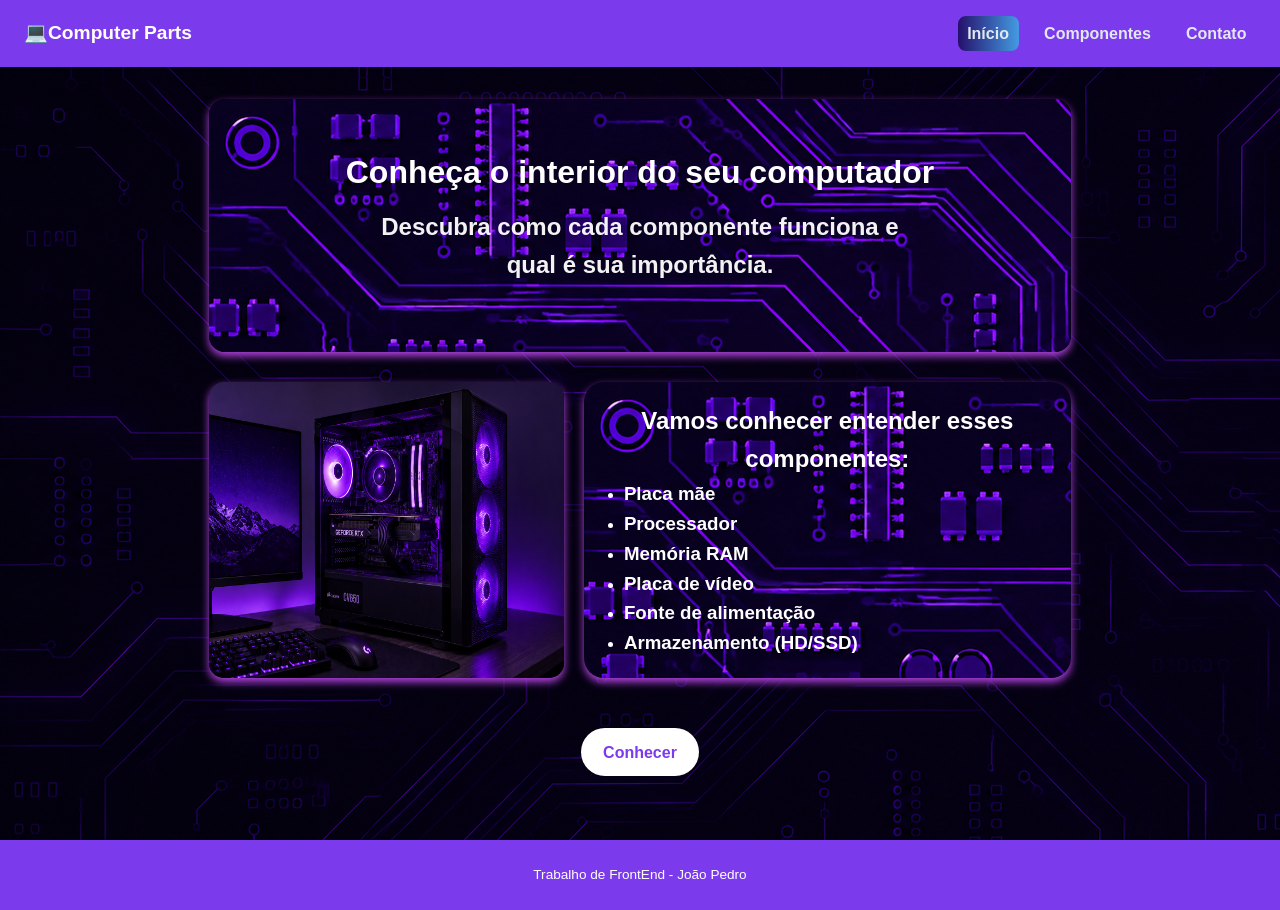
<file: index.html>
<!DOCTYPE html>
<html lang="PT-BR">
<head>
    <meta charset="UTF-8">
    <meta name="viewport" content="width=device-width, initial-scale=1.0">
    <title>Meu site</title>
    <link rel="stylesheet" href="style.css">
</head>
<body>
    <header class="topo">
        <span class="logo">💻Computer Parts</span>

        <nav class="menu">
            <a href="index.html" class="ativo">Início</a>
            <a href="sobre.html">Componentes</a>
            <a href="contato.html">Contato</a>
        </nav>
    </header>

    <main>
        <section class="hero">
            <h1>Conheça o interior do seu computador</h1>
            <h2>Descubra como cada componente funciona e qual é sua importância.</h2>
        </section>

        <section class="Inicio">
            <div class="card-pc">
                <img src="img/Setup gamer com iluminação RGB roxa.png" alt="Computador montado">
            </div>

            <div class="card-texto">
                <h2>Vamos conhecer entender esses componentes:</h2>

                <ul>
                    <li><h3>Placa mãe</h3></li>
                    <li><h3>Processador</h3></li>
                    <li><h3>Memória RAM</h3></li>
                    <li><h3>Placa de vídeo</h3></li>
                    <li><h3>Fonte de alimentação</h3></li>
                    <li><h3>Armazenamento (HD/SSD)</h3></li>
                </ul>
            </div>
        </section>

        <section class="link">
            <div class="card-link">
                <a href="sobre.html" class="botao">Conhecer</a>
            </div>
        </section>
    </main>

    <footer class="rodape">
        <p>Trabalho de FrontEnd - João Pedro</p>
    </footer>
</body>
</html>
</file>
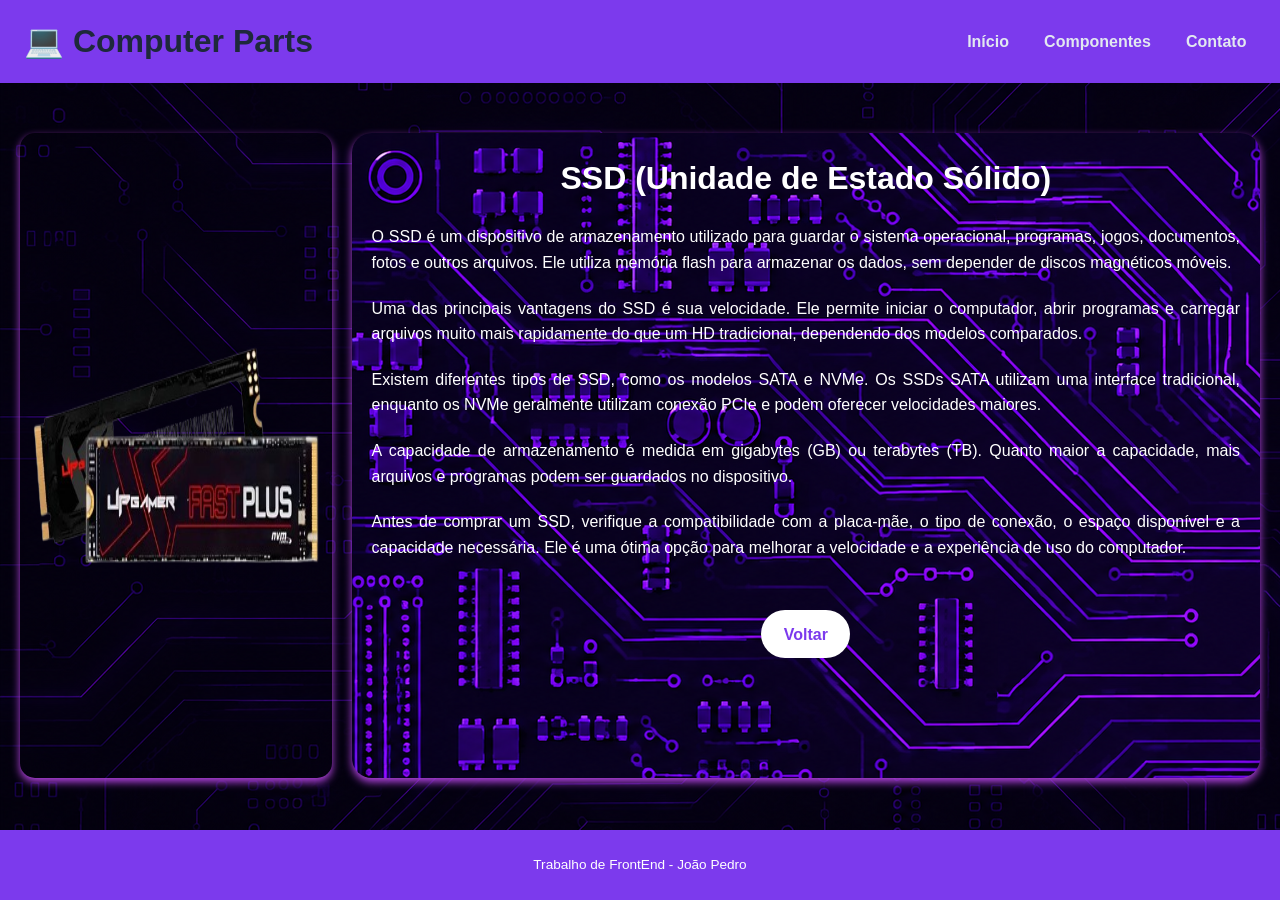
<file: armazenamento.html>
<!DOCTYPE html>
<html lang="pt-BR">
<head>
    <meta charset="UTF-8">
    <meta name="viewport" content="width=device-width, initial-scale=1.0">
    <title>SSD - Computer Parts</title>
    <link rel="stylesheet" href="style.css">
</head>
<body>

    <header class="topo">
        <h1>💻 Computer Parts</h1>

        <nav class="menu">
            <a href="index.html">Início</a>
            <a href="sobre.html">Componentes</a>
            <a href="contato.html">Contato</a>
        </nav>
    </header>

    <main class="detalhes-componente">

        <div class="card-imagem">
            <img src="img/MME.png" alt="SSD de computador">
        </div>

        <div class="card-explicacao">
            <h1>SSD (Unidade de Estado Sólido)</h1>

            <p>
                O SSD é um dispositivo de armazenamento utilizado para
                guardar o sistema operacional, programas, jogos,
                documentos, fotos e outros arquivos. Ele utiliza memória
                flash para armazenar os dados, sem depender de discos
                magnéticos móveis.
            </p>

            <p>
                Uma das principais vantagens do SSD é sua velocidade.
                Ele permite iniciar o computador, abrir programas e
                carregar arquivos muito mais rapidamente do que um HD
                tradicional, dependendo dos modelos comparados.
            </p>

            <p>
                Existem diferentes tipos de SSD, como os modelos SATA
                e NVMe. Os SSDs SATA utilizam uma interface tradicional,
                enquanto os NVMe geralmente utilizam conexão PCIe e
                podem oferecer velocidades maiores.
            </p>

            <p>
                A capacidade de armazenamento é medida em gigabytes (GB)
                ou terabytes (TB). Quanto maior a capacidade, mais
                arquivos e programas podem ser guardados no dispositivo.
            </p>

            <p>
                Antes de comprar um SSD, verifique a compatibilidade
                com a placa-mãe, o tipo de conexão, o espaço disponível
                e a capacidade necessária. Ele é uma ótima opção para
                melhorar a velocidade e a experiência de uso do computador.
            </p>

            <section class="link">
                <div class="card-link">
                <a href="sobre.html" class="botao">Voltar</a>
                </div>
            </section>
        </div>
    </main>

    <footer class="rodape">
        <p>Trabalho de FrontEnd - João Pedro</p>
    </footer>

</body>
</html>
</file>
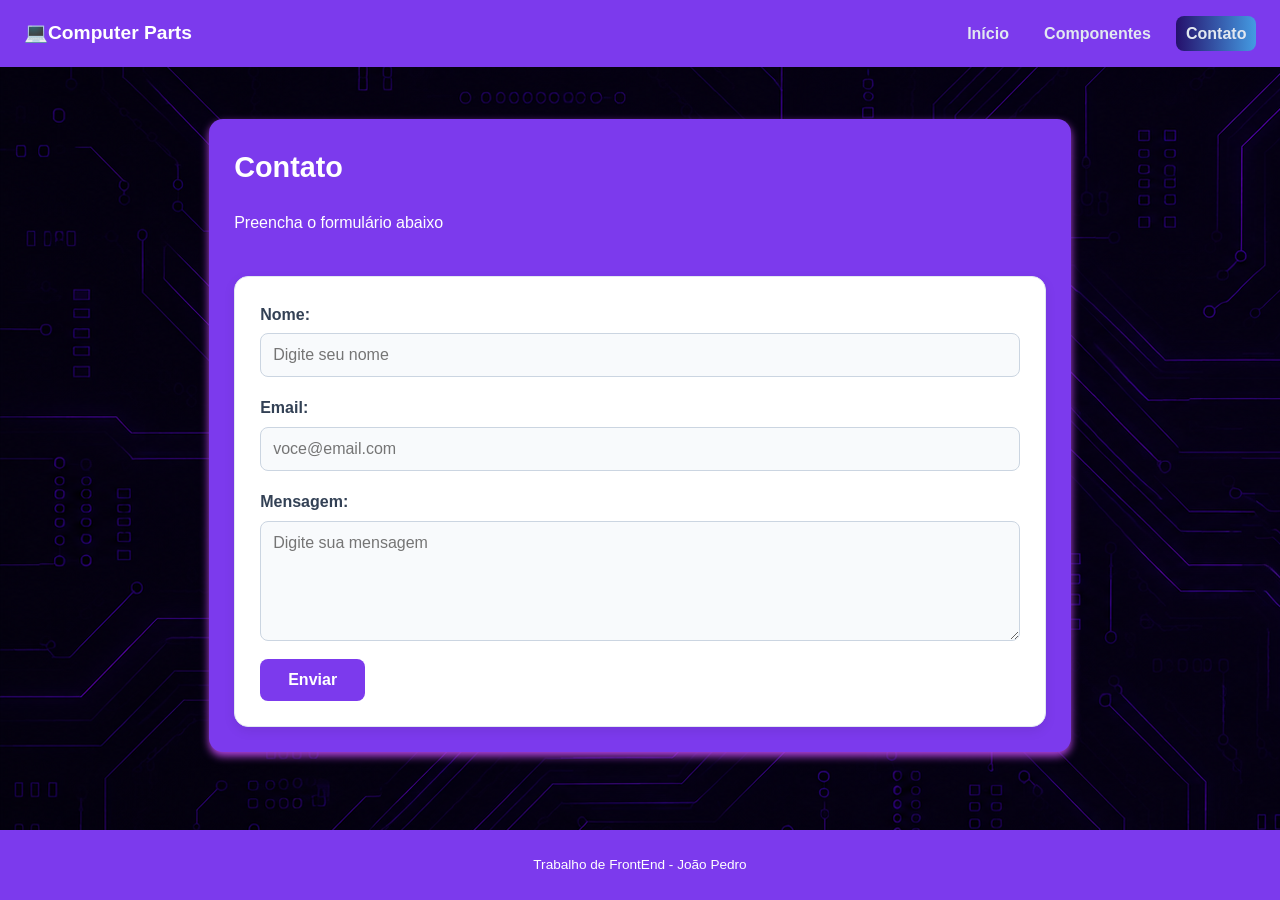
<file: contato.html>
<!DOCTYPE html>
<html lang="pt-BR">
<head>
    <meta charset="UTF-8">
    <meta name="viewport" content="width=device-width, initial-scale=1.0">
    <title>Contato</title>
    <link rel="stylesheet" href="style.css">
</head>
<body>

    <header class="topo">
        <span class="logo">💻Computer Parts</span>

        <nav class="menu">
            <a href="index.html">Início</a>
            <a href="sobre.html">Componentes</a>
            <a href="contato.html" class="ativo">Contato</a>
        </nav>
    </header>

    <main>
        <section class="formulário">
            <h1>Contato</h1>
            <p>Preencha o formulário abaixo</p>

            <form class="form" action="#">
                <div class="campo">
                    <label for="nome">Nome:</label>
                    <input type="text" id="nome" name="nome"
                        placeholder="Digite seu nome">
                </div>

                <div class="campo">
                    <label for="email">Email:</label>
                    <input type="email" id="email" name="email"
                        placeholder="voce@email.com">
                </div>

                <div class="campo">
                    <label for="msg">Mensagem:</label>
                    <textarea name="msg" id="msg" rows="4"
                        placeholder="Digite sua mensagem"></textarea>
                </div>

                <button type="submit" class="botao">Enviar</button>
            </form>
        </section>
    </main>

    <footer class="rodape">
        <p>Trabalho de FrontEnd - João Pedro</p>
    </footer>

</body>
</html>
</file>
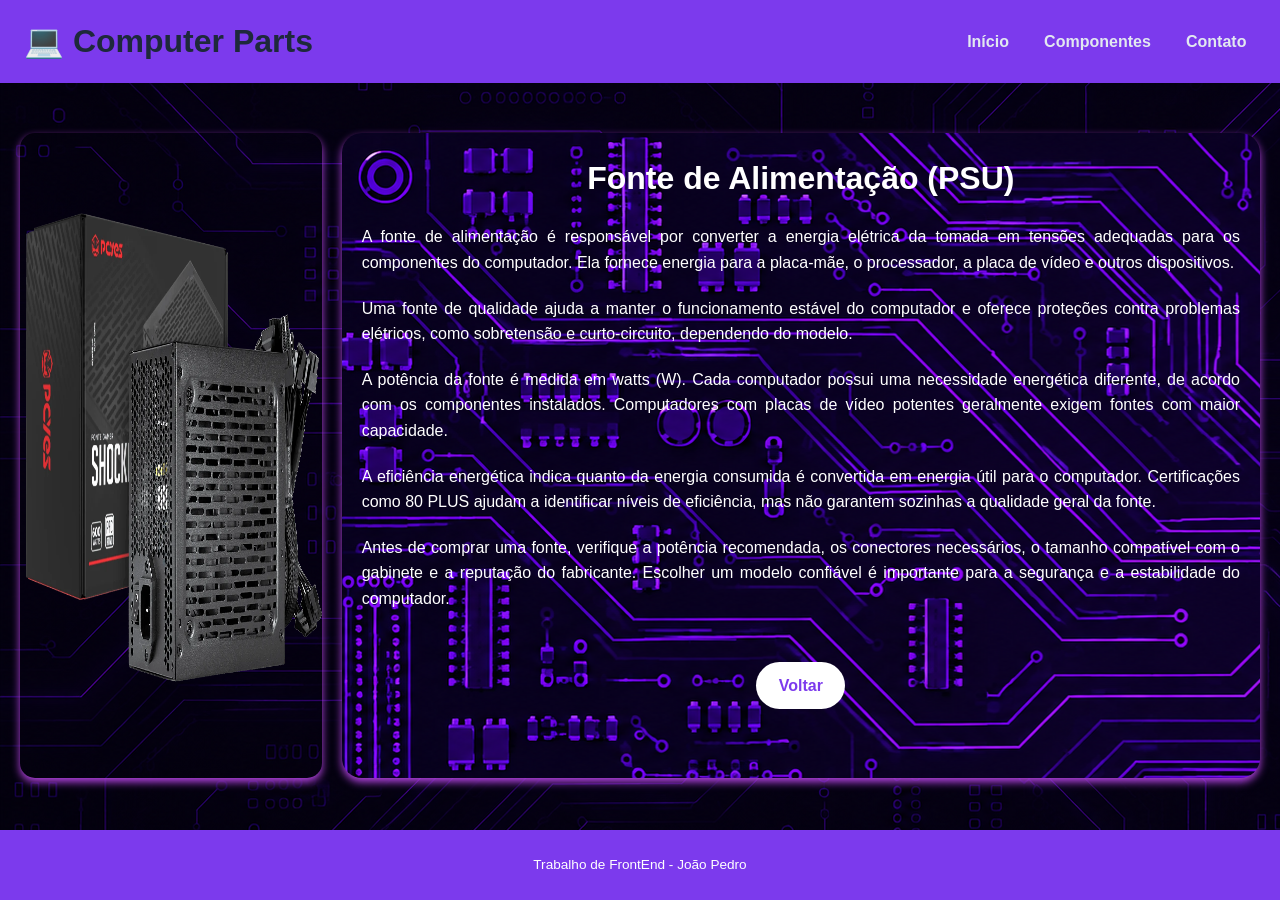
<file: fonte.html>
<!DOCTYPE html>
<html lang="pt-BR">
<head>
    <meta charset="UTF-8">
    <meta name="viewport" content="width=device-width, initial-scale=1.0">
    <title>Fonte de Alimentação - Computer Parts</title>
    <link rel="stylesheet" href="style.css">
</head>
<body>

    <header class="topo">
        <h1>💻 Computer Parts</h1>

        <nav class="menu">
            <a href="index.html">Início</a>
            <a href="sobre.html">Componentes</a>
            <a href="contato.html">Contato</a>
        </nav>
    </header>

    <main class="detalhes-componente">

        <div class="card-imagem">
            <img src="img/Fonte.webp" alt="Fonte de alimentação de computador">
        </div>

        <div class="card-explicacao">
            <h1>Fonte de Alimentação (PSU)</h1>

            <p>
                A fonte de alimentação é responsável por converter a
                energia elétrica da tomada em tensões adequadas para
                os componentes do computador. Ela fornece energia para
                a placa-mãe, o processador, a placa de vídeo e outros
                dispositivos.
            </p>

            <p>
                Uma fonte de qualidade ajuda a manter o funcionamento
                estável do computador e oferece proteções contra
                problemas elétricos, como sobretensão e curto-circuito,
                dependendo do modelo.
            </p>

            <p>
                A potência da fonte é medida em watts (W). Cada
                computador possui uma necessidade energética diferente,
                de acordo com os componentes instalados. Computadores
                com placas de vídeo potentes geralmente exigem fontes
                com maior capacidade.
            </p>

            <p>
                A eficiência energética indica quanto da energia
                consumida é convertida em energia útil para o computador.
                Certificações como 80 PLUS ajudam a identificar níveis
                de eficiência, mas não garantem sozinhas a qualidade
                geral da fonte.
            </p>

            <p>
                Antes de comprar uma fonte, verifique a potência
                recomendada, os conectores necessários, o tamanho
                compatível com o gabinete e a reputação do fabricante.
                Escolher um modelo confiável é importante para a
                segurança e a estabilidade do computador.
            </p>

            <section class="link">
                <div class="card-link">
                <a href="sobre.html" class="botao">Voltar</a>
            </div>
        </section>
        </div>
    </main>

    <footer class="rodape">
        <p>Trabalho de FrontEnd - João Pedro</p>
    </footer>

</body>
</html>
</file>
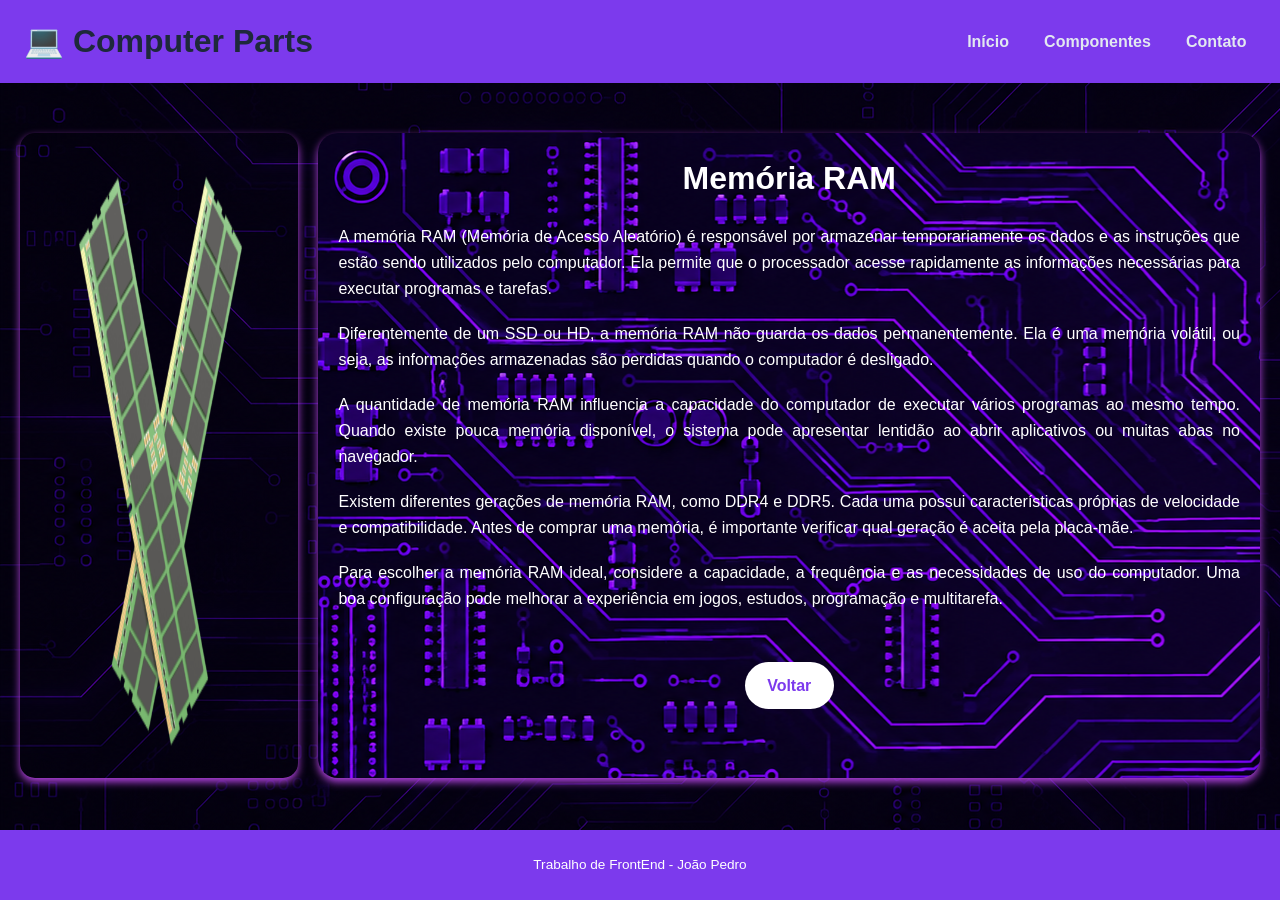
<file: memoria-ram.html>
<!DOCTYPE html>
<html lang="pt-BR">
<head>
    <meta charset="UTF-8">
    <meta name="viewport" content="width=device-width, initial-scale=1.0">
    <title>Memória RAM - Computer Parts</title>
    <link rel="stylesheet" href="style.css">
</head>
<body>

    <header class="topo">
        <h1>💻 Computer Parts</h1>

        <nav class="menu">
            <a href="index.html">Início</a>
            <a href="sobre.html">Componentes</a>
            <a href="contato.html">Contato</a>
        </nav>
    </header>

    <main class="detalhes-componente">

        <div class="card-pc">
            <img src="img/MEMORIA.png" alt="Memória RAM de computador">
        </div>

        <div class="card-explicacao">
            <h1>Memória RAM</h1>

            <p>
                A memória RAM (Memória de Acesso Aleatório) é responsável
                por armazenar temporariamente os dados e as instruções
                que estão sendo utilizados pelo computador. Ela permite
                que o processador acesse rapidamente as informações
                necessárias para executar programas e tarefas.
            </p>

            <p>
                Diferentemente de um SSD ou HD, a memória RAM não guarda
                os dados permanentemente. Ela é uma memória volátil,
                ou seja, as informações armazenadas são perdidas quando
                o computador é desligado.
            </p>

            <p>
                A quantidade de memória RAM influencia a capacidade do
                computador de executar vários programas ao mesmo tempo.
                Quando existe pouca memória disponível, o sistema pode
                apresentar lentidão ao abrir aplicativos ou muitas
                abas no navegador.
            </p>

            <p>
                Existem diferentes gerações de memória RAM, como DDR4
                e DDR5. Cada uma possui características próprias de
                velocidade e compatibilidade. Antes de comprar uma
                memória, é importante verificar qual geração é aceita
                pela placa-mãe.
            </p>

            <p>
                Para escolher a memória RAM ideal, considere a capacidade,
                a frequência e as necessidades de uso do computador.
                Uma boa configuração pode melhorar a experiência em
                jogos, estudos, programação e multitarefa.
            </p>

            <section class="link">
                <div class="card-link">
                <a href="sobre.html" class="botao">Voltar</a>
            </div>
            </section>
        </div>
    </main>

    <footer class="rodape">
        <p>Trabalho de FrontEnd - João Pedro</p>
    </footer>

</body>
</html>
</file>
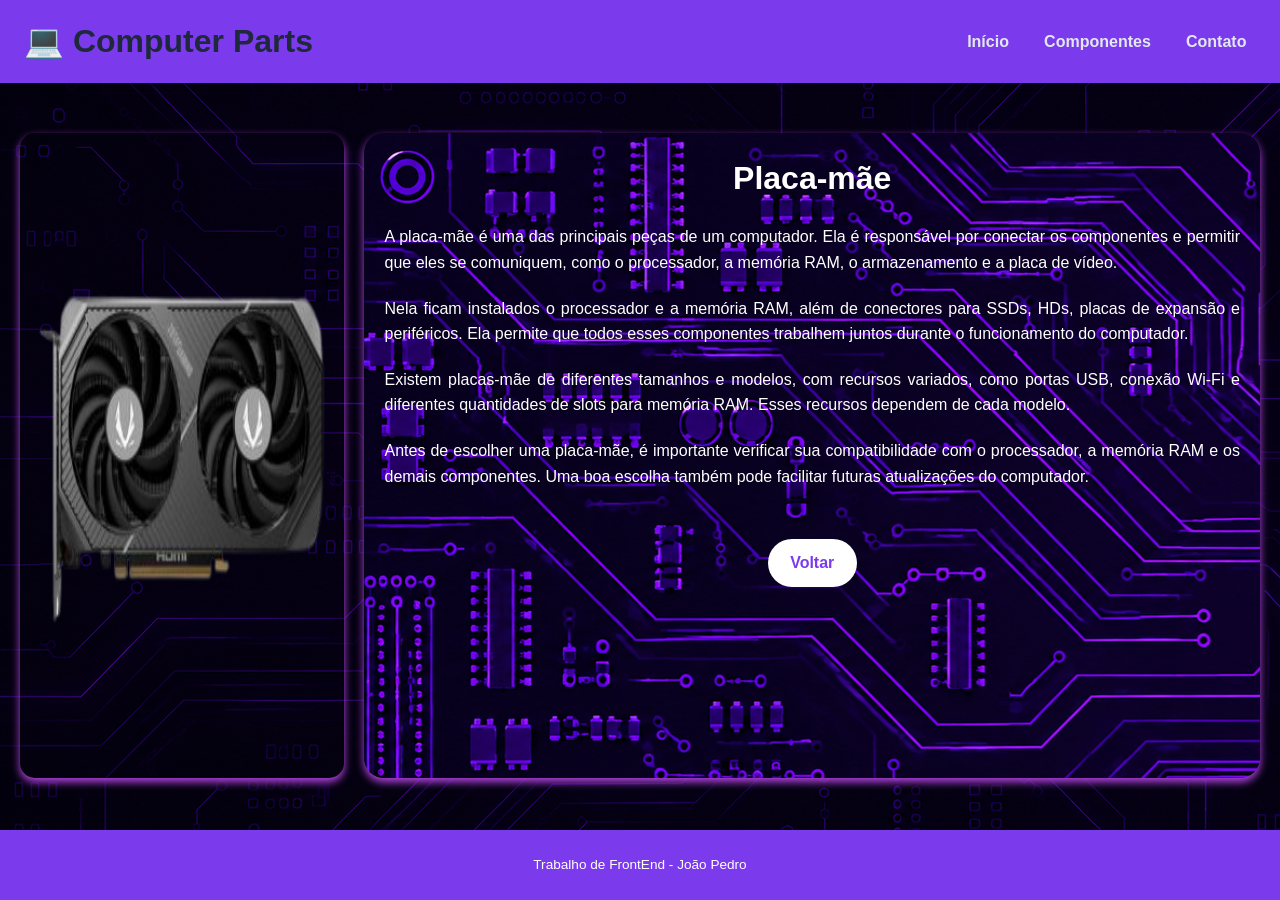
<file: placa-de-video.html>
<!DOCTYPE html>
<html lang="pt-BR">
<head>
    <meta charset="UTF-8">
    <meta name="viewport" content="width=device-width, initial-scale=1.0">
    <title>Placa-mãe - Computer Parts</title>
    <link rel="stylesheet" href="style.css">
</head>
<body>

    <header class="topo">
        <h1>💻 Computer Parts</h1>

        <nav class="menu">
            <a href="index.html">Início</a>
            <a href="sobre.html">Componentes</a>
            <a href="contato.html">Contato</a>
        </nav>
    </header>

    <main class="detalhes-componente">

        <div class="card-imagem">
            <img src="img/PL.png" alt="Placa-mãe de computador">
        </div>

        <div class="card-explicacao">
            <h1>Placa-mãe</h1>

            <p>
                A placa-mãe é uma das principais peças de um computador.
                Ela é responsável por conectar os componentes e permitir
                que eles se comuniquem, como o processador, a memória RAM,
                o armazenamento e a placa de vídeo.
            </p>

            <p>
                Nela ficam instalados o processador e a memória RAM,
                além de conectores para SSDs, HDs, placas de expansão
                e periféricos. Ela permite que todos esses componentes
                trabalhem juntos durante o funcionamento do computador.
            </p>

            <p>
                Existem placas-mãe de diferentes tamanhos e modelos,
                com recursos variados, como portas USB, conexão Wi-Fi
                e diferentes quantidades de slots para memória RAM.
                Esses recursos dependem de cada modelo.
            </p>

            <p>
                Antes de escolher uma placa-mãe, é importante verificar
                sua compatibilidade com o processador, a memória RAM
                e os demais componentes. Uma boa escolha também pode
                facilitar futuras atualizações do computador.
            </p>

            <section class="link">
                <div class="card-link">
                <a href="sobre.html" class="botao">Voltar</a>
                </div>
            </section>
        </div>
    </main>

    <footer class="rodape">
        <p>Trabalho de FrontEnd - João Pedro</p>
    </footer>

</body>
</html>
</file>
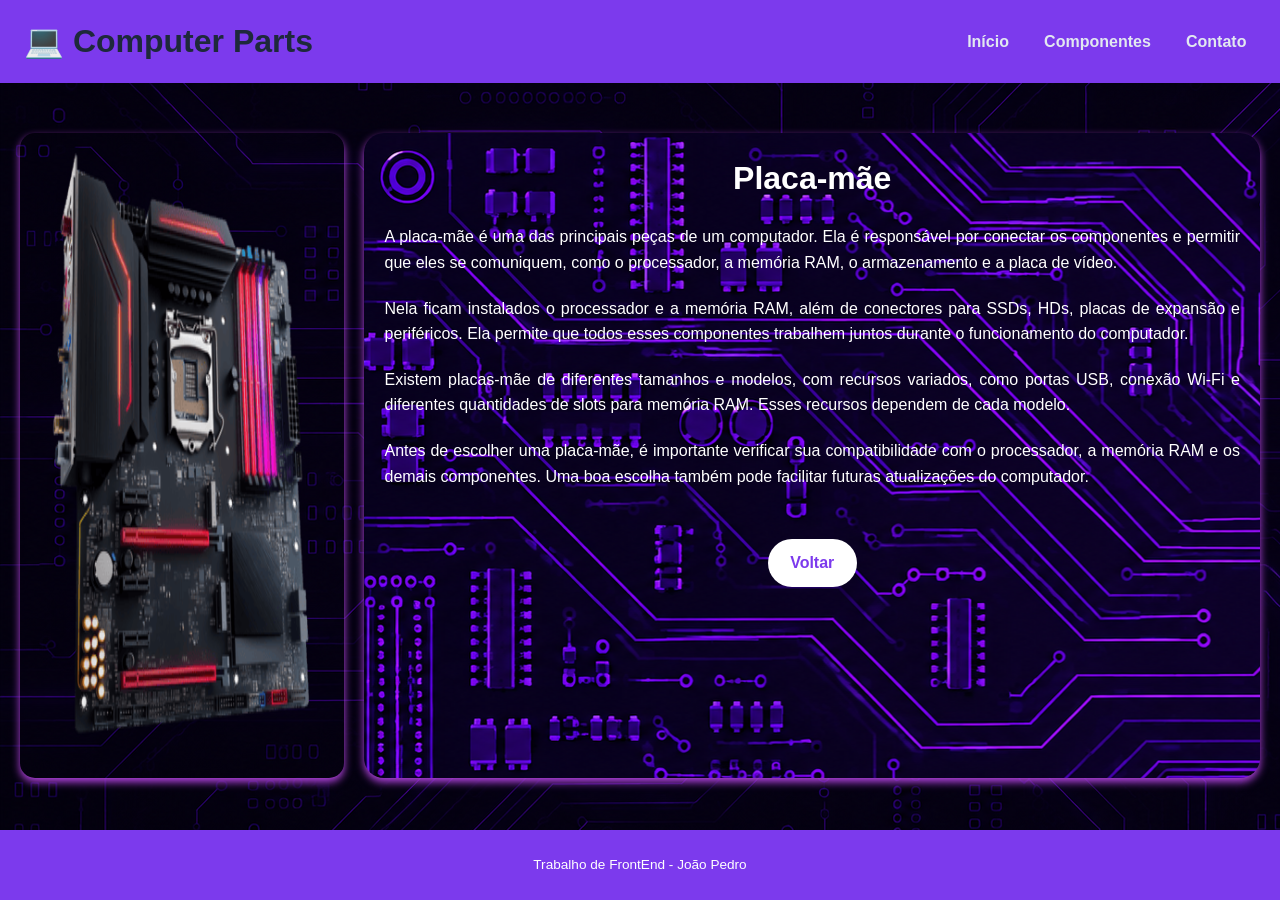
<file: placa-mae.html>
<!DOCTYPE html>
<html lang="pt-BR">
<head>
    <meta charset="UTF-8">
    <meta name="viewport" content="width=device-width, initial-scale=1.0">
    <title>Placa-mãe - Computer Parts</title>
    <link rel="stylesheet" href="style.css">
</head>
<body>

    <header class="topo">
        <h1>💻 Computer Parts</h1>

        <nav class="menu">
            <a href="index.html">Início</a>
            <a href="sobre.html">Componentes</a>
            <a href="contato.html">Contato</a>
        </nav>
    </header>

    <main class="detalhes-componente">

        <div class="card-imagem">
            <img src="img/PLACA.png" alt="Placa-mãe de computador">
        </div>

        <div class="card-explicacao">
            <h1>Placa-mãe</h1>

            <p>
                A placa-mãe é uma das principais peças de um computador.
                Ela é responsável por conectar os componentes e permitir
                que eles se comuniquem, como o processador, a memória RAM,
                o armazenamento e a placa de vídeo.
            </p>

            <p>
                Nela ficam instalados o processador e a memória RAM,
                além de conectores para SSDs, HDs, placas de expansão
                e periféricos. Ela permite que todos esses componentes
                trabalhem juntos durante o funcionamento do computador.
            </p>

            <p>
                Existem placas-mãe de diferentes tamanhos e modelos,
                com recursos variados, como portas USB, conexão Wi-Fi
                e diferentes quantidades de slots para memória RAM.
                Esses recursos dependem de cada modelo.
            </p>

            <p>
                Antes de escolher uma placa-mãe, é importante verificar
                sua compatibilidade com o processador, a memória RAM
                e os demais componentes. Uma boa escolha também pode
                facilitar futuras atualizações do computador.
            </p>

            <section class="link">
                <div class="card-link">
                <a href="sobre.html" class="botao">Voltar</a>
                </div>
            </section>
        </div>
    </main>

    <footer class="rodape">
        <p>Trabalho de FrontEnd - João Pedro</p>
    </footer>

</body>
</html>
</file>
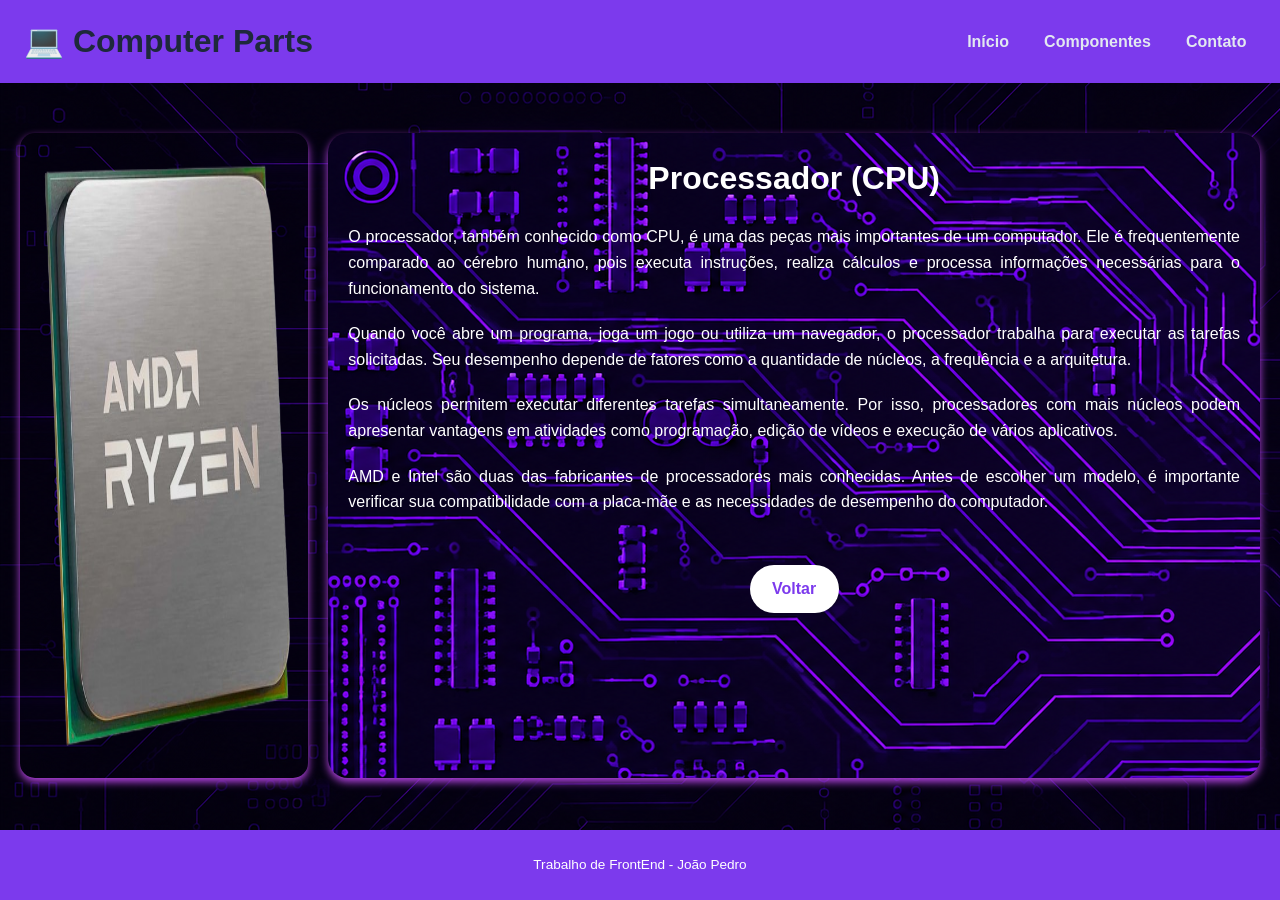
<file: processador.html>
<!DOCTYPE html>
<html lang="pt-BR">
<head>
    <meta charset="UTF-8">
    <meta name="viewport" content="width=device-width, initial-scale=1.0">
    <title>Processador - Computer Parts</title>
    <link rel="stylesheet" href="style.css">
</head>
<body>

    <header class="topo">
        <h1>💻 Computer Parts</h1>

        <nav class="menu">
            <a href="index.html">Início</a>
            <a href="sobre.html">Componentes</a>
            <a href="contato.html">Contato</a>
        </nav>
    </header>

    <main class="detalhes-componente">

        <div class="card-imagem">
            <img src="img/PRO.png" alt="Processador de computador">
        </div>

        <div class="card-explicacao">
            <h1>Processador (CPU)</h1>

            <p>
                O processador, também conhecido como CPU,
                é uma das peças mais importantes de um computador.
                Ele é frequentemente comparado ao cérebro humano,
                pois executa instruções, realiza cálculos e
                processa informações necessárias para o
                funcionamento do sistema.
            </p>

            <p>
                Quando você abre um programa, joga um jogo ou
                utiliza um navegador, o processador trabalha
                para executar as tarefas solicitadas. Seu
                desempenho depende de fatores como a quantidade
                de núcleos, a frequência e a arquitetura.
            </p>

            <p>
                Os núcleos permitem executar diferentes tarefas
                simultaneamente. Por isso, processadores com
                mais núcleos podem apresentar vantagens em
                atividades como programação, edição de vídeos
                e execução de vários aplicativos.
            </p>

            <p>
                AMD e Intel são duas das fabricantes de
                processadores mais conhecidas. Antes de escolher
                um modelo, é importante verificar sua
                compatibilidade com a placa-mãe e as necessidades
                de desempenho do computador.
            </p>

            <section class="link">
                <div class="card-link">
                <a href="sobre.html" class="botao">Voltar</a>
            </div>
            </section>
        </div>
    </main>

    <footer class="rodape">
        <p>Trabalho de FrontEnd - João Pedro</p>
    </footer>

</body>
</html>
</file>
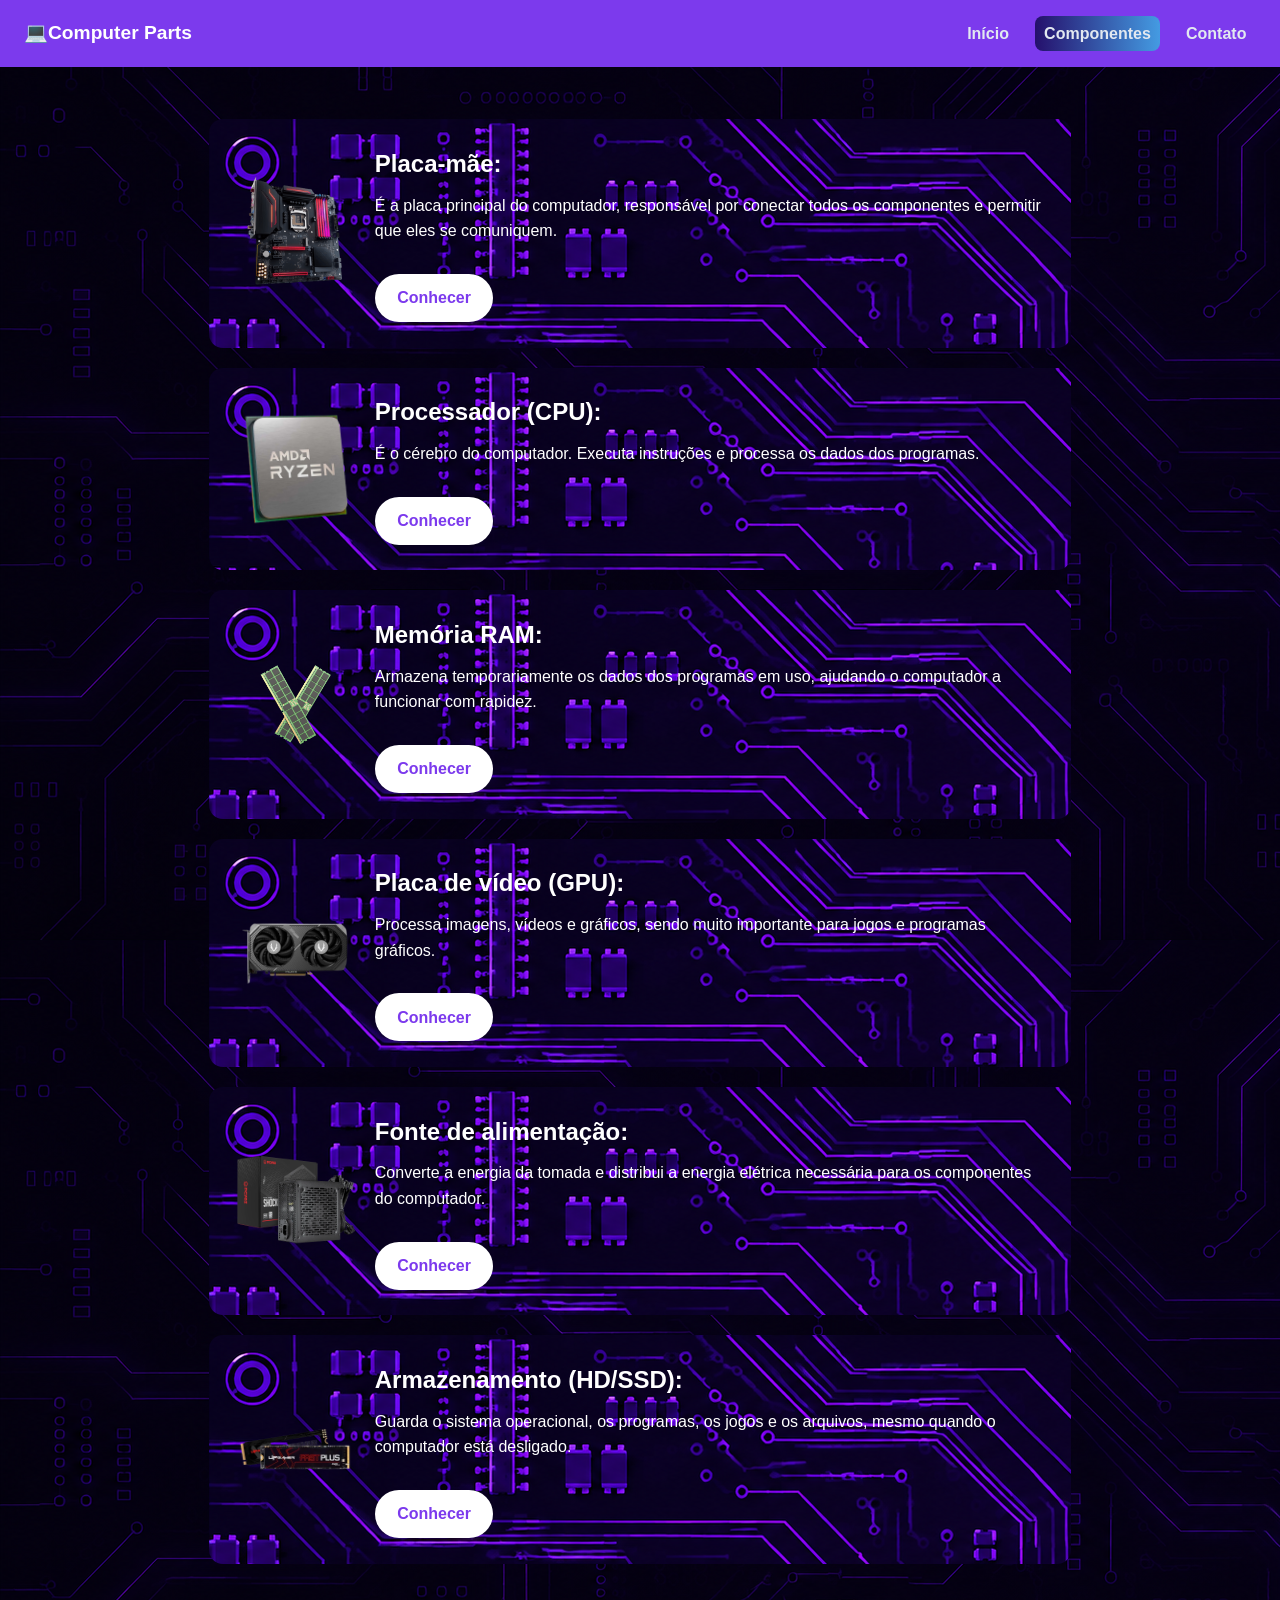
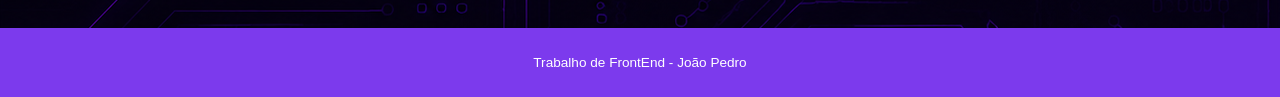
<file: sobre.html>
<!DOCTYPE html>
<html lang="pt-BR">
<head>
    <meta charset="UTF-8">
    <meta name="viewport" content="width=device-width, initial-scale=1.0">
    <title>Sobre</title>
    <link rel="stylesheet" href="style.css">
</head>
<body>

    <header class="topo">
        <span class="logo">💻Computer Parts</span>

        <nav class="menu">
            <a href="index.html">Início</a>
            <a href="sobre.html" class="ativo">Componentes</a>
            <a href="contato.html">Contato</a>
        </nav>
    </header>

    <main>

        <section class="conteudo">
            <img src="img/PLACA.png" alt="Placa-mãe">
            <div>
                <h1>Placa-mãe:</h1>
                <p>É a placa principal do computador, responsável por conectar todos os componentes e permitir que eles se comuniquem.</p>
                <a href="placa-mae.html" class="botao">Conhecer</a>
            </div>
        </section>

        <section class="conteudo">
            <img src="img/PRO.png" alt="Processador">
            <div>
                <h1>Processador (CPU):</h1>
                <p>É o cérebro do computador. Executa instruções e processa os dados dos programas.</p>
                <a href="processador.html" class="botao">Conhecer</a>
            </div>
        </section>

        <section class="conteudo">
            <img src="img/MEMORIA.png" alt="Memória RAM">
            <div>
                <h1>Memória RAM:</h1>
                <p>Armazena temporariamente os dados dos programas em uso, ajudando o computador a funcionar com rapidez.</p>
                <a href="memoria-ram.html" class="botao">Conhecer</a>
            </div>
        </section>

        <section class="conteudo">
            <img src="img/PL.png" alt="Placa de vídeo">
            <div>
                <h1>Placa de vídeo (GPU):</h1>
                <p>Processa imagens, vídeos e gráficos, sendo muito importante para jogos e programas gráficos.</p>
                <a href="placa-de-video.html" class="botao">Conhecer</a>
            </div>
        </section>

        <section class="conteudo">
            <img src="img/Fonte.webp" alt="Fonte de alimentação">
            <div>
                <h1>Fonte de alimentação:</h1>
                <p>Converte a energia da tomada e distribui a energia elétrica necessária para os componentes do computador.</p>
                <a href="fonte.html" class="botao">Conhecer</a>
            </div>
        </section>

        <section class="conteudo">
            <img src="img/MME.png" alt="Armazenamento SSD">
            <div>
                <h1>Armazenamento (HD/SSD):</h1>
                <p>Guarda o sistema operacional, os programas, os jogos e os arquivos, mesmo quando o computador está desligado.</p>
                <a href="armazenamento.html" class="botao">Conhecer</a>
            </div>
        </section>

    </main>

    <footer class="rodape">
        <p>Trabalho de FrontEnd - João Pedro</p>
    </footer>

</body>
</html>
</file>
<file: style.css>
* {
    margin: 0;
    padding: 0;
    box-sizing: border-box;
}

body {
    font-family: 'Segoe UI', Tahoma, Geneva, Verdana, sans-serif;
    display: flex;
    color: #1e293b;
    background-image: url("img/fundo.png");
    line-height: 1.6;
    flex-direction: column;
    min-height: 100vh;
}

/* --- Menu Topo --- */

.topo {
    display: flex;
    align-items: center;
    justify-content: space-between;
    flex-wrap: wrap;
    gap: 0.5rem;
    background-color: #7c3aed;
    padding: 1rem 1.5rem;
}

.logo {
    color: #ffffff;
    font-weight: 800;
    font-size: 1.2rem;
}

.menu {
    display: flex;
    gap: 1rem;
}

.menu a {
    color: #e2e8f0;
    text-decoration: none;
    font-weight: 600;
    padding: 0.3rem 0.6rem;
    border-radius: 8px;
}

.menu a:hover {
    background: #334155;
}

.menu a.ativo {
    background: linear-gradient(90deg, #25106c, #449be2);
}

/* --- Conteúdo Principal --- */

main {
    max-width: 900px;
    width: 100%;
    margin: 0 auto;
    padding: 2rem 1.2rem;
    flex: 1;
}

/* --- Banner Inicial --- */

.hero {
    background-image: url("img/chipset.png");
    text-align: center;
    padding: 3rem 1rem;
    border-radius: 16px;
    box-shadow: 0 4px 8px rgba(182, 68, 228, 1);
}

.hero h1 {
    font-size: 2rem;
    margin-bottom: 0.6rem;
    color: #fff;
}

.hero h2 {
    max-width: 520px;
    margin: 0 auto 1.2rem;
    opacity: 0.95;
    color: #fff;
}

/* --- Botões --- */

.botao {
    display: inline-block;
    background: #fff;
    color: #7c3aed;
    font-weight: 700;
    text-decoration: none;
    padding: 0.7rem 1.4rem;
    border-radius: 50px;
    border: none;
    cursor: pointer;
    margin-top: 30px;
}

.botao:hover {
    transform: scale(1.05);
}

/* --- Cards --- */

.cards {
    display: flex;
    gap: 1rem;
    flex-wrap: wrap;
    margin-top: 2rem;
}

.card {
    flex: 1 1 220px;
    background: #fff;
    border: 1px solid #e2e8f0;
    border-radius: 14px;
    padding: 1.3rem;
    box-shadow: 0 6px 18px rgba(0, 0, 0, 0.05);
}

.card h2 {
    margin-bottom: 0.4rem;
    font-size: 1.1rem;
}

/* --- Componentes --- */

.conteudo {
    border-radius: 14px;
    padding: 1.6rem;
    margin-top: 20px;
    display: flex;
    align-items: center;
    gap: 20px;
    background-image: url("img/chipset.png");
}

.conteudo:hover {
    transform: scale(1.02);
}

.conteudo h1 {
    margin-bottom: 0.6rem;
    color: #fff;
}

.conteudo h2 {
    margin: 1rem 0 0 0.4rem;
    color: #fff;
}

.conteudo p {
    color: #fff;
}

.conteudo ul {
    margin-left: 1.2rem;
}

.conteudo img {
    width: 120px;
    height: 120px;
    object-fit: contain;
    flex-shrink: 0;
    margin-left: 0;
    border-radius: 10px;
}

/* --- Formulário de Contato --- */

.formulário {
    display: flex;
    flex-direction: column;
    gap: 20px;
    margin-top: 20px;
    background-color: #7c3aed;
    padding: 25px;
    border-radius: 14px;
    box-shadow: 0 4px 8px rgba(182, 68, 228, 1);
}

.formulário h1 {
    font-size: 1.8rem;
    color: #fff;
}

.formulário p {
    color: #fff;
}

.form {
    display: flex;
    flex-direction: column;
    gap: 18px;
    margin-top: 20px;
    padding: 25px;
    background-color: #ffffff;
    border-radius: 14px;
    border: 1px solid #e2e8f0;
    box-shadow: 0 4px 12px rgba(0, 0, 0, 0.08);
}

.campo {
    display: flex;
    flex-direction: column;
    gap: 6px;
}

.campo label {
    font-weight: 600;
    color: #334155;
}

.campo input,
.campo textarea {
    width: 100%;
    padding: 12px;
    font-family: inherit;
    font-size: 1rem;
    color: #1e293b;
    background-color: #f8fafc;
    border: 1px solid #cbd5e1;
    border-radius: 8px;
    outline: none;
    transition: border-color 0.2s, box-shadow 0.2s;
}

.campo input:focus,
.campo textarea:focus {
    border-color: #7c3aed;
    box-shadow: 0 0 0 3px rgba(124, 58, 237, 0.15);
}

.campo textarea {
    resize: vertical;
    min-height: 120px;
}

.form .botao {
    align-self: flex-start;
    margin-top: 0;
    padding: 12px 28px;
    background-color: #7c3aed;
    color: #ffffff;
    border-radius: 8px;
    font-size: 1rem;
    transition: background-color 0.2s;
}

.form .botao:hover {
    background-color: #6d28d9;
    transform: none;
}

/* --- Rodapé --- */

.rodape {
    text-align: center;
    padding: 1.5rem;
    color: #64748b;
    font-size: 0.85rem;
    margin-top: 2rem;
    background-color: #7c3aed;
}

.rodape p {
    color: #fff;
}

/* --- Página Inicial --- */

.Inicio {
    display: flex;
    padding: 0;
    gap: 20px;
    margin-top: 30px;
}

.card-pc {
    width: 50%;
    overflow: hidden;
    border-radius: 15px;
    box-shadow: 0 4px 8px rgba(182, 68, 228, 1);
}

.card-pc img {
    width: 100%;
    height: 100%;
    display: block;
}

.card-texto {
    background-image: url("img/chipset.png");
    text-align: center;
    padding: 20px;
    background-color: #7a58ca;
    border-radius: 20px;
    color: white;
    box-shadow: 0 4px 8px rgba(182, 68, 228, 1);
}

.card-texto ul {
    text-align: left;
    margin-left: 20px;
}

.card-link {
    display: flex;
    justify-content: center;
    margin-top: 20px;
    width: 100%;
}

/* --- Ajustes para Celulares --- */

@media (max-width: 600px) {
    .hero h1 {
        font-size: 1.5rem;
    }

    .menu {
        width: 100%;
        justify-content: center;
    }

    .conteudo {
        padding: 1rem;
        flex-direction: column;
        align-items: stretch;
    }

    main .conteudo:has(.form) {
        padding: 1rem;
    }

    .form {
        padding: 16px;
    }

    .form .botao {
        width: 100%;
    }
}
/* --- Paginas dos componentes --- */

.detalhes-componente {
    display: flex;
    padding: 20px;
    gap: 20px;
    margin-top: 30px;
}

.card-imagem {
    width: 50%;
    object-fit: cover;
    border-radius: 15px;
    box-shadow: 0 4px 8px rgba(182, 68, 228, 1);
}

.card-imagem img {
    width: 100%;
    height: 100%;
    display: flex;
}

.card-explicacao {
    background-image: url("img/chipset.png");
    text-align: center;
    padding: 20px;
    background-color: #7a58ca;
    border-radius: 20px;
    color: white;
    box-shadow: 0 4px 8px rgba(182, 68, 228, 1);
}

.card-explicacao p {
    text-align: justify;
    margin-top: 20px;
}

.card-explicacao h1 {
    margin-bottom: 0.6rem;
    color: #fff;
}

main.detalhes-componente {
    max-width: 1500px;
}
</file>
